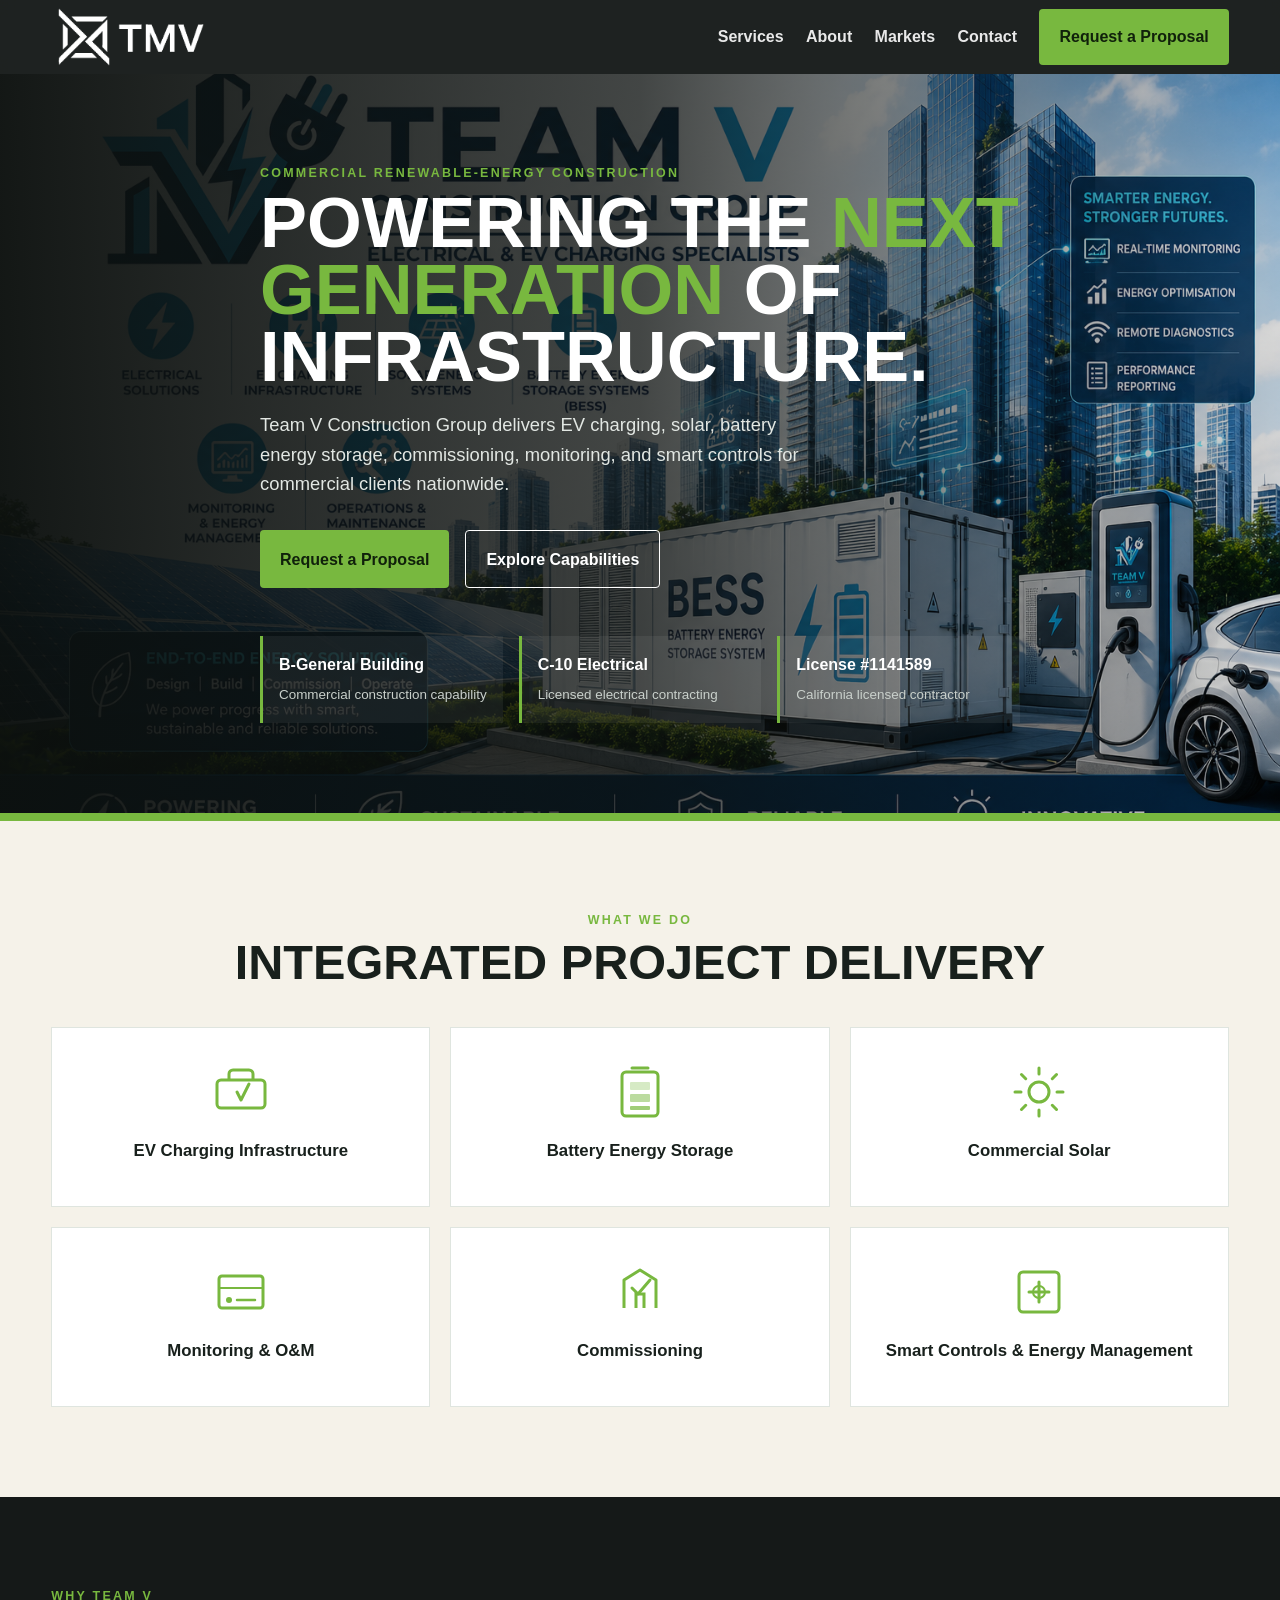
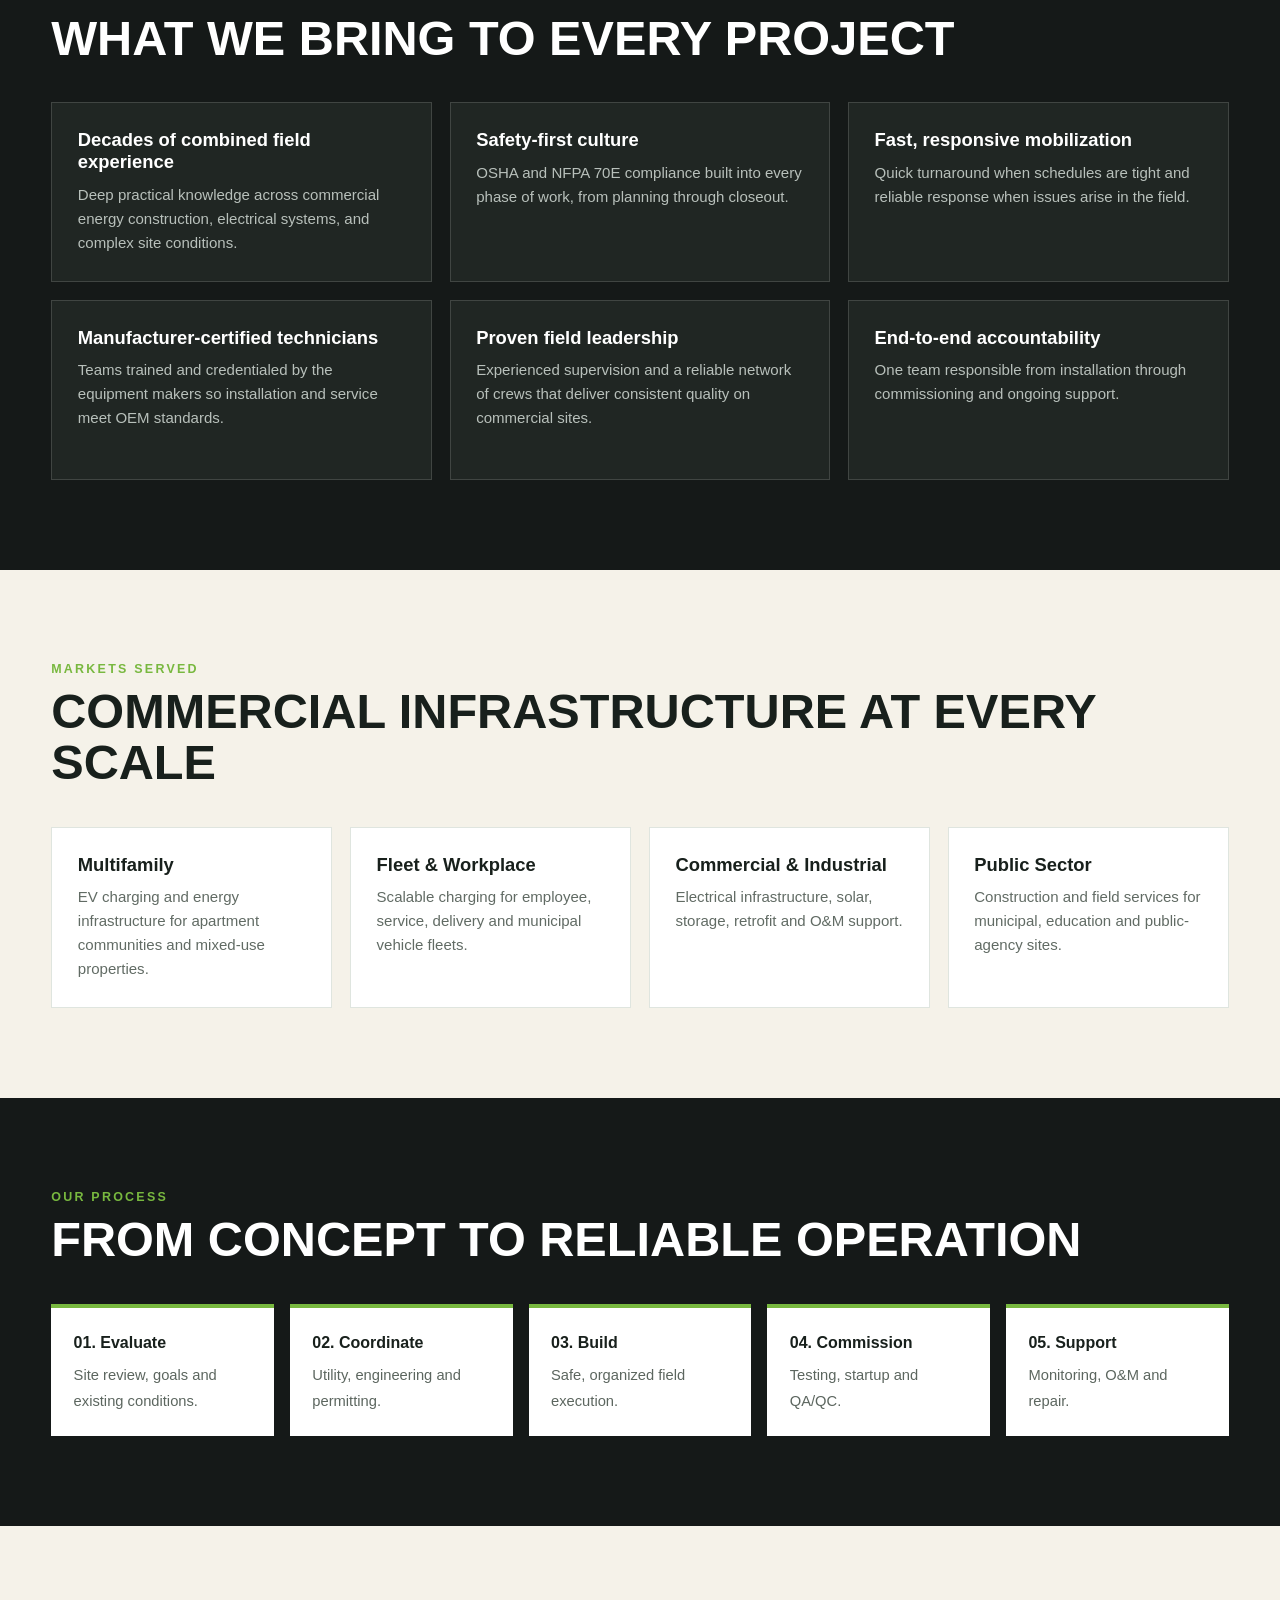
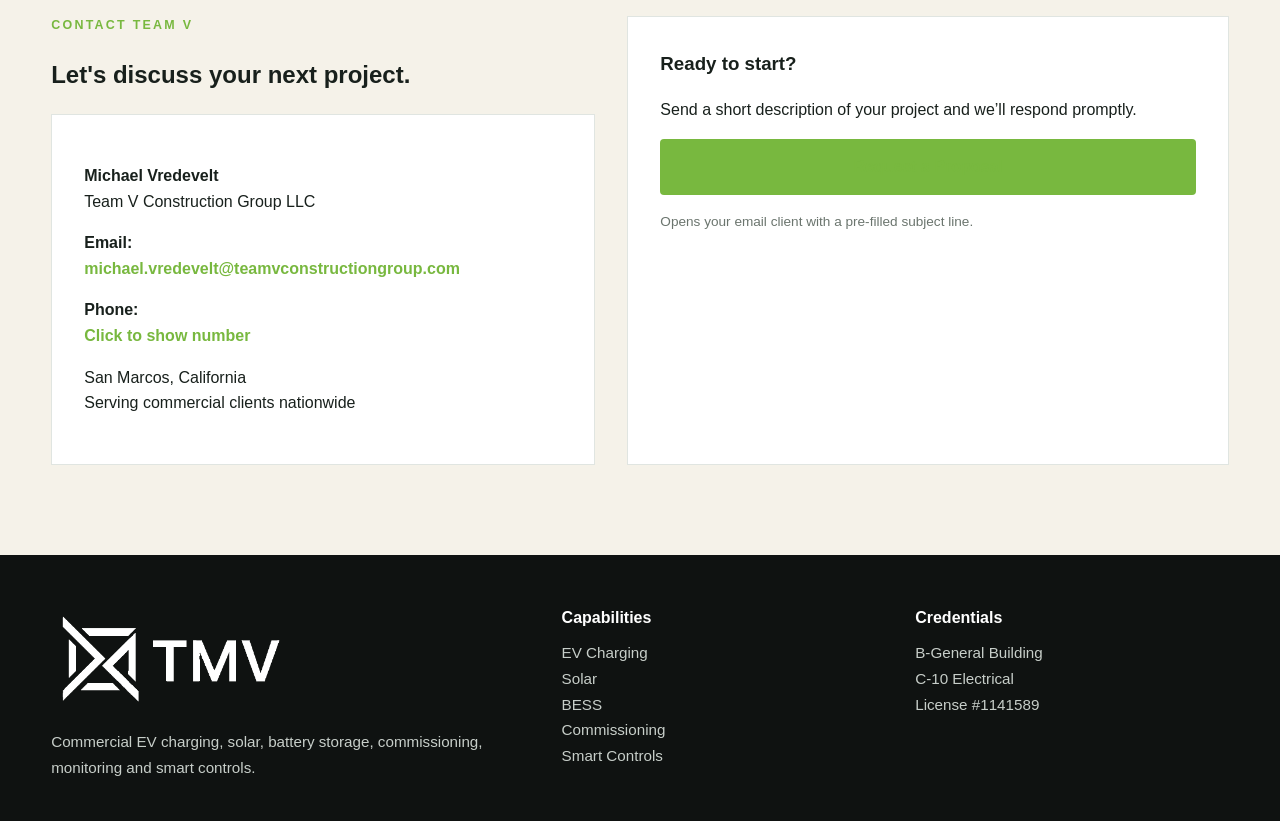
<file: index.html>
<!DOCTYPE html>
<html lang="en">
<head>
  <meta charset="utf-8">
  <meta name="viewport" content="width=device-width, initial-scale=1">
  <title>Team V Construction Group | EV Charging, Solar, BESS & O&M</title>
  <meta name="description" content="Commercial EV charging, solar, battery energy storage, commissioning, monitoring and smart controls. California licensed contractor #1141589.">
  <meta name="theme-color" content="#151918">
  <link rel="stylesheet" href="styles.css">
</head>
<body>
  <header>
    <div class="container nav">
      <a href="index.html" class="logo-link">
        <img class="nav-logo" src="assets/teamv-logo.png" alt="TMV Team V Construction Group">
      </a>
      <button class="nav-toggle" aria-label="Toggle menu" aria-expanded="false">
        <span></span><span></span><span></span>
      </button>
      <nav class="nav-links">
        <a href="#services">Services</a>
        <a href="#about">About</a>
        <a href="#markets">Markets</a>
        <a href="#contact">Contact</a>
        <a class="btn btn-primary" href="mailto:michael.vredevelt@teamvconstructiongroup.com?subject=Project%20Inquiry%20-%20Team%20V">Request a Proposal</a>
      </nav>
    </div>
  </header>

  <main id="home">
    <section class="hero">
      <div class="container hero-content">
        <div class="eyebrow">Commercial Renewable-Energy Construction</div>
        <h1>Powering the <span>next generation</span> of infrastructure.</h1>
        <p>Team V Construction Group delivers EV charging, solar, battery energy storage, commissioning, monitoring, and smart controls for commercial clients nationwide.</p>
        <div class="hero-actions">
          <a class="btn btn-primary" href="mailto:michael.vredevelt@teamvconstructiongroup.com?subject=Project%20Inquiry%20-%20Team%20V">Request a Proposal</a>
          <a class="btn btn-outline" href="#services">Explore Capabilities</a>
        </div>
        <div class="hero-trust">
          <div>
            <strong>B-General Building</strong>
            <span>Commercial construction capability</span>
          </div>
          <div>
            <strong>C-10 Electrical</strong>
            <span>Licensed electrical contracting</span>
          </div>
          <div>
            <strong>License #1141589</strong>
            <span>California licensed contractor</span>
          </div>
        </div>
      </div>
    </section>

    <section class="section" id="services">
      <div class="container">
        <div class="section-head centered">
          <div>
            <div class="eyebrow">What We Do</div>
            <h2>Integrated project delivery</h2>
          </div>
        </div>

        <div class="services-grid services-grid-6">
          <a href="services/ev-charging.html" class="service-card">
            <div class="service-icon">
              <svg viewBox="0 0 64 64" fill="none"><rect x="8" y="20" width="48" height="28" rx="4" stroke="currentColor" stroke-width="3"/><path d="M20 20V14a4 4 0 014-4h16a4 4 0 014 4v6" stroke="currentColor" stroke-width="3"/><path d="M28 32l4 8 8-16" stroke="currentColor" stroke-width="3" stroke-linecap="round" stroke-linejoin="round"/></svg>
            </div>
            <h3>EV Charging Infrastructure</h3>
          </a>

          <a href="services/battery-energy-storage.html" class="service-card">
            <div class="service-icon">
              <svg viewBox="0 0 64 64" fill="none"><rect x="14" y="12" width="36" height="44" rx="4" stroke="currentColor" stroke-width="3"/><path d="M24 8h16" stroke="currentColor" stroke-width="3" stroke-linecap="round"/><rect x="22" y="22" width="20" height="8" rx="1" fill="currentColor" opacity="0.3"/><rect x="22" y="34" width="20" height="8" rx="1" fill="currentColor" opacity="0.5"/><rect x="22" y="46" width="20" height="4" rx="1" fill="currentColor" opacity="0.7"/></svg>
            </div>
            <h3>Battery Energy Storage</h3>
          </a>

          <a href="services/commercial-solar.html" class="service-card">
            <div class="service-icon">
              <svg viewBox="0 0 64 64" fill="none"><circle cx="32" cy="32" r="10" stroke="currentColor" stroke-width="3"/><path d="M32 8v6M32 50v6M8 32h6M50 32h6M14.5 14.5l4.2 4.2M45.3 45.3l4.2 4.2M14.5 49.5l4.2-4.2M45.3 18.7l4.2-4.2" stroke="currentColor" stroke-width="3" stroke-linecap="round"/></svg>
            </div>
            <h3>Commercial Solar</h3>
          </a>

          <a href="services/monitoring-om.html" class="service-card">
            <div class="service-icon">
              <svg viewBox="0 0 64 64" fill="none"><rect x="10" y="16" width="44" height="32" rx="3" stroke="currentColor" stroke-width="3"/><path d="M10 28h44" stroke="currentColor" stroke-width="2"/><circle cx="20" cy="40" r="3" fill="currentColor"/><path d="M28 40h18" stroke="currentColor" stroke-width="2.5" stroke-linecap="round"/></svg>
            </div>
            <h3>Monitoring &amp; O&amp;M</h3>
          </a>

          <a href="services/commissioning.html" class="service-card">
            <div class="service-icon">
              <svg viewBox="0 0 64 64" fill="none"><path d="M16 48V20l16-10 16 10v28" stroke="currentColor" stroke-width="3" stroke-linejoin="round"/><path d="M28 48V34h8v14" stroke="currentColor" stroke-width="3"/><path d="M24 28l6 6 12-14" stroke="currentColor" stroke-width="3" stroke-linecap="round" stroke-linejoin="round"/></svg>
            </div>
            <h3>Commissioning</h3>
          </a>

          <a href="services/smart-controls.html" class="service-card">
            <div class="service-icon">
              <svg viewBox="0 0 64 64" fill="none"><rect x="12" y="12" width="40" height="40" rx="4" stroke="currentColor" stroke-width="3"/><path d="M22 32h20M32 22v20" stroke="currentColor" stroke-width="3" stroke-linecap="round"/><circle cx="32" cy="32" r="6" stroke="currentColor" stroke-width="2"/></svg>
            </div>
            <h3>Smart Controls &amp; Energy Management</h3>
          </a>
        </div>
      </div>
    </section>

    <section class="section section-dark" id="about">
      <div class="container">
        <div class="section-head">
          <div>
            <div class="eyebrow">Why Team V</div>
            <h2>What we bring to every project</h2>
          </div>
        </div>
        <div class="grid-3">
          <article class="card dark">
            <h3>Decades of combined field experience</h3>
            <p>Deep practical knowledge across commercial energy construction, electrical systems, and complex site conditions.</p>
          </article>
          <article class="card dark">
            <h3>Safety-first culture</h3>
            <p>OSHA and NFPA 70E compliance built into every phase of work, from planning through closeout.</p>
          </article>
          <article class="card dark">
            <h3>Fast, responsive mobilization</h3>
            <p>Quick turnaround when schedules are tight and reliable response when issues arise in the field.</p>
          </article>
          <article class="card dark">
            <h3>Manufacturer-certified technicians</h3>
            <p>Teams trained and credentialed by the equipment makers so installation and service meet OEM standards.</p>
          </article>
          <article class="card dark">
            <h3>Proven field leadership</h3>
            <p>Experienced supervision and a reliable network of crews that deliver consistent quality on commercial sites.</p>
          </article>
          <article class="card dark">
            <h3>End-to-end accountability</h3>
            <p>One team responsible from installation through commissioning and ongoing support.</p>
          </article>
        </div>
      </div>
    </section>

    <section class="section" id="markets">
      <div class="container">
        <div class="section-head">
          <div>
            <div class="eyebrow">Markets Served</div>
            <h2>Commercial infrastructure at every scale</h2>
          </div>
        </div>
        <div class="grid-4">
          <article class="card">
            <h3>Multifamily</h3>
            <p>EV charging and energy infrastructure for apartment communities and mixed-use properties.</p>
          </article>
          <article class="card">
            <h3>Fleet &amp; Workplace</h3>
            <p>Scalable charging for employee, service, delivery and municipal vehicle fleets.</p>
          </article>
          <article class="card">
            <h3>Commercial &amp; Industrial</h3>
            <p>Electrical infrastructure, solar, storage, retrofit and O&amp;M support.</p>
          </article>
          <article class="card">
            <h3>Public Sector</h3>
            <p>Construction and field services for municipal, education and public-agency sites.</p>
          </article>
        </div>
      </div>
    </section>

    <section class="section section-dark" id="process">
      <div class="container">
        <div class="section-head">
          <div>
            <div class="eyebrow">Our Process</div>
            <h2>From concept to reliable operation</h2>
          </div>
        </div>
        <div class="process">
          <div class="step"><strong>01. Evaluate</strong><span>Site review, goals and existing conditions.</span></div>
          <div class="step"><strong>02. Coordinate</strong><span>Utility, engineering and permitting.</span></div>
          <div class="step"><strong>03. Build</strong><span>Safe, organized field execution.</span></div>
          <div class="step"><strong>04. Commission</strong><span>Testing, startup and QA/QC.</span></div>
          <div class="step"><strong>05. Support</strong><span>Monitoring, O&amp;M and repair.</span></div>
        </div>
      </div>
    </section>

    <section class="section" id="contact">
      <div class="container contact-grid">
        <div>
          <div class="eyebrow">Contact Team V</div>
          <h2>Let's discuss your next project.</h2>
          <div class="contact-card">
            <p><strong>Michael Vredevelt</strong><br>Team V Construction Group LLC</p>
            <p><strong>Email:</strong><br><a href="mailto:michael.vredevelt@teamvconstructiongroup.com">michael.vredevelt@teamvconstructiongroup.com</a></p>
            <p><strong>Phone:</strong><br><button type="button" class="phone-reveal" id="phoneReveal">Click to show number</button></p>
            <p>San Marcos, California<br>Serving commercial clients nationwide</p>
          </div>
        </div>
        <div class="contact-card contact-cta">
          <h3>Ready to start?</h3>
          <p>Send a short description of your project and we’ll respond promptly.</p>
          <a class="btn btn-primary full" href="mailto:michael.vredevelt@teamvconstructiongroup.com?subject=Project%20Inquiry%20-%20Team%20V">Request a Proposal</a>
          <p class="note">Opens your email client with a pre-filled subject line.</p>
        </div>
      </div>
    </section>
  </main>

  <footer>
    <div class="container footer-grid">
      <div>
        <img class="footer-logo" src="assets/teamv-logo.png" alt="TMV Team V Construction Group">
        <p>Commercial EV charging, solar, battery storage, commissioning, monitoring and smart controls.</p>
      </div>
      <div>
        <strong>Capabilities</strong>
        <p>
          <a href="services/ev-charging.html">EV Charging</a><br>
          <a href="services/commercial-solar.html">Solar</a><br>
          <a href="services/battery-energy-storage.html">BESS</a><br>
          <a href="services/commissioning.html">Commissioning</a><br>
          <a href="services/smart-controls.html">Smart Controls</a>
        </p>
      </div>
      <div>
        <strong>Credentials</strong>
        <p>B-General Building<br>C-10 Electrical<br>License #1141589</p>
      </div>
    </div>
  </footer>

  <script>
    const toggle = document.querySelector('.nav-toggle');
    const nav = document.querySelector('.nav-links');
    if (toggle && nav) {
      toggle.addEventListener('click', () => {
        const isOpen = nav.classList.toggle('open');
        toggle.setAttribute('aria-expanded', isOpen);
        document.body.classList.toggle('menu-open', isOpen);
      });
      nav.querySelectorAll('a').forEach(link => {
        link.addEventListener('click', () => {
          nav.classList.remove('open');
          toggle.setAttribute('aria-expanded', 'false');
          document.body.classList.remove('menu-open');
        });
      });
    }
    const phoneBtn = document.getElementById('phoneReveal');
    if (phoneBtn) {
      phoneBtn.addEventListener('click', () => {
        phoneBtn.textContent = '(760) 805-0299';
        phoneBtn.classList.add('revealed');
        phoneBtn.disabled = true;
      });
    }
  </script>
</body>
</html>
</file>
<file: styles.css>
:root {
  --dark: #151918;
  --dark2: #202623;
  --green: #78b83f;
  --cream: #f5f2e9;
  --white: #fff;
  --muted: #b8c0bb;
  --text: #18201c;
}

* {
  box-sizing: border-box;
}

html {
  scroll-behavior: smooth;
}

body {
  margin: 0;
  font-family: Arial, Helvetica, sans-serif;
  background: var(--cream);
  color: var(--text);
  line-height: 1.6;
}

body.menu-open {
  overflow: hidden;
}

a {
  text-decoration: none;
  color: inherit;
}

img {
  max-width: 100%;
  display: block;
}

.container {
  width: min(1180px, 92%);
  margin: 0 auto;
}

/* Typography helpers */
.eyebrow {
  color: var(--green);
  font-size: 0.78rem;
  font-weight: 800;
  letter-spacing: 0.18em;
  text-transform: uppercase;
}

.btn {
  display: inline-flex;
  align-items: center;
  justify-content: center;
  padding: 0.95rem 1.25rem;
  border-radius: 4px;
  font-weight: 800;
  border: none;
  cursor: pointer;
  transition: opacity 0.2s, transform 0.15s;
}

.btn:hover {
  opacity: 0.9;
}

.btn-primary {
  background: var(--green);
  color: #10210b;
}

.btn-outline {
  border: 1px solid #fff;
  color: #fff;
  background: transparent;
}

.btn.full {
  width: 100%;
}

/* Header / Nav */
header {
  position: sticky;
  top: 0;
  z-index: 50;
  background: rgba(21, 25, 24, 0.96);
  backdrop-filter: blur(8px);
}

.nav {
  display: flex;
  align-items: center;
  justify-content: space-between;
  min-height: 74px;
  gap: 1rem;
}

.nav-logo {
  width: 160px;
  max-width: 55vw;
}

.nav-links {
  display: flex;
  gap: 1.4rem;
  align-items: center;
  color: #fff;
  font-weight: 700;
}

.nav-links a:not(.btn) {
  opacity: 0.9;
}

.nav-links a:not(.btn):hover {
  opacity: 1;
  color: var(--green);
}

/* Hamburger */
.nav-toggle {
  display: none;
  flex-direction: column;
  justify-content: center;
  gap: 5px;
  width: 44px;
  height: 44px;
  background: transparent;
  border: none;
  cursor: pointer;
  padding: 8px;
}

.nav-toggle span {
  display: block;
  width: 22px;
  height: 2px;
  background: #fff;
  transition: transform 0.25s, opacity 0.25s;
}

.nav-toggle[aria-expanded="true"] span:nth-child(1) {
  transform: translateY(7px) rotate(45deg);
}

.nav-toggle[aria-expanded="true"] span:nth-child(2) {
  opacity: 0;
}

.nav-toggle[aria-expanded="true"] span:nth-child(3) {
  transform: translateY(-7px) rotate(-45deg);
}

/* Hero */
.hero {
  min-height: 720px;
  display: flex;
  align-items: center;
  background:
    linear-gradient(90deg, rgba(12, 16, 14, 0.97), rgba(12, 16, 14, 0.77), rgba(12, 16, 14, 0.15)),
    url('assets/teamv-hero.png') center / cover;
  color: #fff;
  border-bottom: 8px solid var(--green);
}

.hero-content {
  max-width: 760px;
  padding: 90px 0;
}

.hero h1 {
  font-size: clamp(2.4rem, 5.5vw, 5.2rem);
  line-height: 0.95;
  text-transform: uppercase;
  margin: 0.4rem 0 1.2rem;
}

.hero h1 span {
  color: var(--green);
}

.hero p {
  font-size: 1.15rem;
  color: #e2e7e3;
  max-width: 540px;
}

.hero-actions {
  display: flex;
  gap: 1rem;
  flex-wrap: wrap;
  margin-top: 2rem;
}

.hero-trust {
  display: grid;
  grid-template-columns: repeat(3, 1fr);
  gap: 1rem;
  margin-top: 3rem;
}

.hero-trust div {
  padding: 1rem;
  border-left: 3px solid var(--green);
  background: rgba(255, 255, 255, 0.06);
}

.hero-trust strong {
  display: block;
  margin-bottom: 0.2rem;
}

.hero-trust span {
  font-size: 0.84rem;
  color: #c9d0cb;
}

/* Sections */
.section {
  padding: 90px 0;
}

.section-dark {
  background: var(--dark);
  color: #fff;
}

.section-head {
  display: flex;
  justify-content: space-between;
  gap: 2rem;
  align-items: end;
  margin-bottom: 2.4rem;
}

.section-head.centered {
  justify-content: center;
  text-align: center;
}

.section-head h2 {
  font-size: clamp(1.9rem, 3.8vw, 3.6rem);
  line-height: 1.05;
  text-transform: uppercase;
  margin: 0.4rem 0 0;
}

.section-head p {
  max-width: 520px;
  color: #5c665f;
  margin: 0;
}

.section-dark .section-head p {
  color: var(--muted);
}

/* ========== NEW: Simplified Services Grid ========== */
.services-grid {
  display: grid;
  grid-template-columns: repeat(4, 1fr);
  gap: 1.25rem;
}

.service-card {
  background: #fff;
  border: 1px solid #dfe5df;
  padding: 2rem 1.5rem;
  text-align: center;
  transition: border-color 0.2s, transform 0.2s, box-shadow 0.2s;
  display: flex;
  flex-direction: column;
  align-items: center;
  gap: 1rem;
  min-height: 180px;
}

.service-card:hover {
  border-color: var(--green);
  transform: translateY(-4px);
  box-shadow: 0 12px 28px rgba(0, 0, 0, 0.08);
}

.service-icon {
  width: 64px;
  height: 64px;
  color: var(--green);
  display: flex;
  align-items: center;
  justify-content: center;
}

.service-icon svg {
  width: 100%;
  height: 100%;
}

.service-card h3 {
  margin: 0;
  font-size: 1.05rem;
  line-height: 1.3;
  font-weight: 800;
  color: var(--text);
}

/* Cards / Grids */
.grid-4 {
  display: grid;
  grid-template-columns: repeat(4, 1fr);
  gap: 1.1rem;
}

.card {
  background: #fff;
  border: 1px solid #dfe5df;
  padding: 1.6rem;
  min-height: 180px;
}

.card.dark {
  background: var(--dark2);
  border-color: rgba(255, 255, 255, 0.14);
}

.card h3 {
  line-height: 1.2;
  margin: 0 0 0.6rem;
  font-size: 1.15rem;
}

.card p {
  font-size: 0.94rem;
  color: #616b64;
  margin: 0;
}

.card.dark p {
  color: var(--muted);
}

/* About split */
.split {
  display: grid;
  grid-template-columns: 1fr 1fr;
  gap: 4rem;
  align-items: center;
}

.checks {
  display: grid;
  grid-template-columns: 1fr 1fr;
  gap: 0.8rem;
  margin-top: 1.8rem;
}

.check:before {
  content: "✓";
  color: var(--green);
  font-weight: 900;
  margin-right: 0.5rem;
}

/* Process */
.process {
  display: grid;
  grid-template-columns: repeat(5, 1fr);
  gap: 1rem;
}

.step {
  background: #fff;
  padding: 1.4rem;
  border-top: 4px solid var(--green);
  color: var(--text);
}

.step strong {
  display: block;
  margin-bottom: 0.4rem;
}

.step span {
  font-size: 0.92rem;
  color: #5c665f;
}

/* CTA */
.cta {
  background:
    linear-gradient(90deg, rgba(16, 22, 18, 0.96), rgba(16, 22, 18, 0.68)),
    url('assets/teamv-hero.png') center / cover;
  color: #fff;
  padding: 90px 0;
  text-align: center;
}

.cta h2 {
  font-size: clamp(2rem, 4.5vw, 4.2rem);
  line-height: 0.95;
  text-transform: uppercase;
  margin: 0.5rem 0 1rem;
}

.cta p {
  max-width: 520px;
  margin: 0 auto 1.8rem;
  color: #d5dbd7;
}

/* Contact */
.contact-grid {
  display: grid;
  grid-template-columns: 0.95fr 1.05fr;
  gap: 2rem;
}

.contact-card {
  background: #fff;
  padding: 2rem;
  border: 1px solid #e0e5e1;
}

.contact-card a {
  color: var(--green);
  font-weight: 700;
  word-break: break-all;
}

.contact-card a:hover {
  text-decoration: underline;
}

.phone-reveal {
  background: none;
  border: none;
  padding: 0;
  font: inherit;
  color: var(--green);
  font-weight: 700;
  cursor: pointer;
  text-align: left;
}

.phone-reveal:hover {
  text-decoration: underline;
}

.phone-reveal.revealed {
  color: var(--text);
  cursor: default;
  text-decoration: none;
}

.contact-cta h3 {
  margin-top: 0;
}

.contact-cta .note {
  margin-top: 1rem;
  font-size: 0.85rem;
  color: #6b756e;
}

/* Footer */
footer {
  background: #0f1211;
  color: #c7cec9;
  padding: 50px 0 40px;
}

.footer-grid {
  display: grid;
  grid-template-columns: 1.5fr 1fr 1fr;
  gap: 2.5rem;
}

.footer-logo {
  width: 240px;
  margin-bottom: 1rem;
}

.footer-grid strong {
  display: block;
  color: #fff;
  margin-bottom: 0.6rem;
}

.footer-grid p {
  margin: 0;
  line-height: 1.7;
  font-size: 0.95rem;
}

.footer-grid a:hover {
  color: var(--green);
}

/* ========== Service Sub-pages ========== */
.page-hero {
  background: var(--dark);
  color: #fff;
  padding: 80px 0 60px;
  border-bottom: 6px solid var(--green);
}

.page-hero .breadcrumb {
  font-size: 0.9rem;
  color: var(--muted);
  margin-bottom: 1.2rem;
}

.page-hero .breadcrumb a {
  color: var(--green);
}

.page-hero h1 {
  font-size: clamp(2rem, 4vw, 3.4rem);
  text-transform: uppercase;
  line-height: 1.05;
  margin: 0 0 1rem;
}

.page-hero .lead {
  font-size: 1.15rem;
  color: #d0d6d2;
  max-width: 640px;
  margin: 0;
}

.service-content {
  padding: 70px 0;
}

.service-blurb {
  max-width: 720px;
  margin-bottom: 3.5rem;
  font-size: 1.1rem;
  line-height: 1.7;
}

.projects-heading {
  margin-bottom: 2rem;
}

.projects-heading h2 {
  font-size: clamp(1.6rem, 3vw, 2.4rem);
  text-transform: uppercase;
  margin: 0.3rem 0 0;
}

.project-list {
  display: grid;
  gap: 2rem;
}

.project-card {
  display: grid;
  grid-template-columns: 280px 1fr;
  gap: 2rem;
  background: #fff;
  border: 1px solid #dfe5df;
  overflow: hidden;
}

.project-card img {
  width: 100%;
  height: 100%;
  min-height: 200px;
  object-fit: cover;
}

.project-card .project-body {
  padding: 1.8rem 1.8rem 1.8rem 0;
}

.project-card h3 {
  margin: 0 0 0.6rem;
  font-size: 1.25rem;
}

.project-card .meta {
  font-size: 0.88rem;
  color: #6b756e;
  margin-bottom: 0.8rem;
}

.project-card p {
  margin: 0;
  color: #4a544e;
  font-size: 0.98rem;
}

.back-link {
  display: inline-flex;
  align-items: center;
  gap: 0.4rem;
  color: var(--green);
  font-weight: 700;
  margin-top: 3rem;
}

.back-link:hover {
  text-decoration: underline;
}

/* ========== Responsive ========== */
@media (max-width: 980px) {
  .services-grid {
    grid-template-columns: repeat(2, 1fr);
  }

  .grid-4 {
    grid-template-columns: repeat(2, 1fr);
  }

  .process {
    grid-template-columns: repeat(3, 1fr);
  }

  .split,
  .contact-grid {
    grid-template-columns: 1fr;
    gap: 2.5rem;
  }

  .hero-trust {
    grid-template-columns: 1fr 1fr;
  }

  .project-card {
    grid-template-columns: 1fr;
  }

  .project-card .project-body {
    padding: 1.5rem;
  }
}

@media (max-width: 768px) {
  .nav-toggle {
    display: flex;
  }

  .nav-links {
    position: fixed;
    top: 74px;
    left: 0;
    right: 0;
    bottom: 0;
    background: var(--dark);
    flex-direction: column;
    justify-content: flex-start;
    align-items: stretch;
    padding: 1.5rem 1.5rem 3rem;
    gap: 0;
    transform: translateX(100%);
    transition: transform 0.3s ease;
    overflow-y: auto;
  }

  .nav-links.open {
    transform: translateX(0);
  }

  .nav-links a {
    padding: 1rem 0.5rem;
    border-bottom: 1px solid rgba(255, 255, 255, 0.08);
    font-size: 1.1rem;
  }

  .nav-links .btn {
    margin-top: 1.5rem;
    text-align: center;
  }

  .section {
    padding: 65px 0;
  }

  .section-head {
    flex-direction: column;
    align-items: flex-start;
    gap: 1rem;
  }

  .section-head.centered {
    align-items: center;
  }

  .hero {
    min-height: 580px;
  }

  .hero-content {
    padding: 70px 0 50px;
  }

  .hero-trust {
    grid-template-columns: 1fr;
  }

  .process {
    grid-template-columns: 1fr 1fr;
  }

  .footer-grid {
    grid-template-columns: 1fr;
    gap: 2rem;
  }

  .page-hero {
    padding: 60px 0 45px;
  }
}

@media (max-width: 520px) {
  .services-grid,
  .grid-4,
  .process,
  .checks {
    grid-template-columns: 1fr;
  }

  .hero-actions {
    flex-direction: column;
  }

  .hero-actions .btn {
    width: 100%;
    justify-content: center;
  }

  .nav-logo {
    width: 140px;
  }
}

/* ========== Project list on service pages ========== */
.project-list {
  display: grid;
  gap: 2.5rem;
}

.project-item {
  display: grid;
  grid-template-columns: 320px 1fr;
  gap: 2rem;
  align-items: start;
  background: #fff;
  border: 1px solid #dfe5df;
  overflow: hidden;
}

.project-thumb {
  cursor: pointer;
  overflow: hidden;
  background: #1a1f1c;
  min-height: 220px;
  position: relative;
}

.project-thumb img {
  width: 100%;
  height: 100%;
  min-height: 220px;
  object-fit: cover;
  transition: transform 0.35s ease;
  display: block;
}

.project-thumb:hover img {
  transform: scale(1.04);
}

.project-info {
  padding: 1.8rem 1.8rem 1.8rem 0;
}

.project-info h3 {
  margin: 0 0 0.5rem;
  font-size: 1.25rem;
}

.project-info .meta {
  font-size: 0.88rem;
  color: #6b756e;
  margin-bottom: 0.8rem;
}

.project-info p {
  margin: 0;
  color: #4a544e;
  font-size: 0.98rem;
  line-height: 1.6;
}

/* ========== Gallery Modal ========== */
.gallery-modal {
  position: fixed;
  inset: 0;
  z-index: 1000;
  display: flex;
  align-items: center;
  justify-content: center;
  padding: 1.5rem;
}

.gallery-modal[hidden] {
  display: none;
}

.gallery-backdrop {
  position: absolute;
  inset: 0;
  background: rgba(8, 12, 10, 0.88);
  cursor: pointer;
}

.gallery-panel {
  position: relative;
  background: #111;
  max-width: 960px;
  width: 100%;
  max-height: 90vh;
  display: flex;
  flex-direction: column;
  border-radius: 6px;
  overflow: hidden;
  box-shadow: 0 25px 60px rgba(0,0,0,0.5);
  opacity: 0;
  transform: scale(0.92);
  transition: opacity 0.28s ease, transform 0.28s ease;
}

.gallery-panel.animate-in,
.gallery-panel.animate-in-mobile {
  opacity: 1;
  transform: scale(1);
}

.gallery-panel.animate-out {
  opacity: 0;
  transform: scale(0.94);
}

.gallery-close {
  position: absolute;
  top: 12px;
  right: 14px;
  z-index: 10;
  width: 44px;
  height: 44px;
  border: none;
  background: rgba(0,0,0,0.55);
  color: #fff;
  font-size: 1.8rem;
  line-height: 1;
  border-radius: 50%;
  cursor: pointer;
  display: flex;
  align-items: center;
  justify-content: center;
  transition: background 0.2s;
}

.gallery-close:hover {
  background: rgba(0,0,0,0.8);
}

.gallery-main {
  flex: 1;
  display: flex;
  align-items: center;
  justify-content: center;
  background: #0a0c0b;
  min-height: 320px;
  max-height: 58vh;
}

.gallery-main-img {
  max-width: 100%;
  max-height: 58vh;
  object-fit: contain;
  display: block;
}

.gallery-thumbs {
  display: flex;
  gap: 8px;
  padding: 12px 16px;
  background: #161a18;
  overflow-x: auto;
  justify-content: center;
}

.gallery-thumb {
  width: 72px;
  height: 54px;
  object-fit: cover;
  border-radius: 3px;
  cursor: pointer;
  opacity: 0.55;
  border: 2px solid transparent;
  transition: opacity 0.2s, border-color 0.2s;
}

.gallery-thumb:hover,
.gallery-thumb.active {
  opacity: 1;
  border-color: var(--green);
}

.gallery-caption {
  padding: 14px 20px 18px;
  background: #111;
  color: #e2e7e3;
}

.gallery-caption h3 {
  margin: 0 0 0.4rem;
  font-size: 1.1rem;
  color: #fff;
}

.gallery-caption p {
  margin: 0;
  font-size: 0.92rem;
  color: #a8b0ab;
  line-height: 1.5;
}

.gallery-nav {
  position: absolute;
  top: 45%;
  transform: translateY(-50%);
  width: 48px;
  height: 48px;
  border: none;
  background: rgba(0,0,0,0.5);
  color: #fff;
  font-size: 1.8rem;
  border-radius: 50%;
  cursor: pointer;
  display: flex;
  align-items: center;
  justify-content: center;
  z-index: 5;
  transition: background 0.2s;
}

.gallery-nav:hover {
  background: rgba(0,0,0,0.75);
}

.gallery-nav.prev { left: 12px; }
.gallery-nav.next { right: 12px; }

body.gallery-open {
  overflow: hidden;
}

/* Mobile adjustments for gallery + projects */
@media (max-width: 768px) {
  .project-item {
    grid-template-columns: 1fr;
  }

  .project-info {
    padding: 1.4rem;
  }

  .project-thumb {
    min-height: 200px;
  }

  .gallery-panel {
    max-height: 95vh;
    border-radius: 0;
  }

  .gallery-main {
    min-height: 240px;
    max-height: 50vh;
  }

  .gallery-nav {
    width: 42px;
    height: 42px;
    font-size: 1.5rem;
  }

  .gallery-thumbs {
    padding: 10px;
  }

  .gallery-thumb {
    width: 60px;
    height: 45px;
  }
}


.services-grid-6 {
  grid-template-columns: repeat(3, 1fr);
}
.grid-3 {
  display: grid;
  grid-template-columns: repeat(3, 1fr);
  gap: 1.1rem;
}
@media (max-width: 900px) {
  .services-grid-6, .grid-3 {
    grid-template-columns: repeat(2, 1fr);
  }
}
@media (max-width: 600px) {
  .services-grid-6, .grid-3 {
    grid-template-columns: 1fr;
  }
}
</file>
